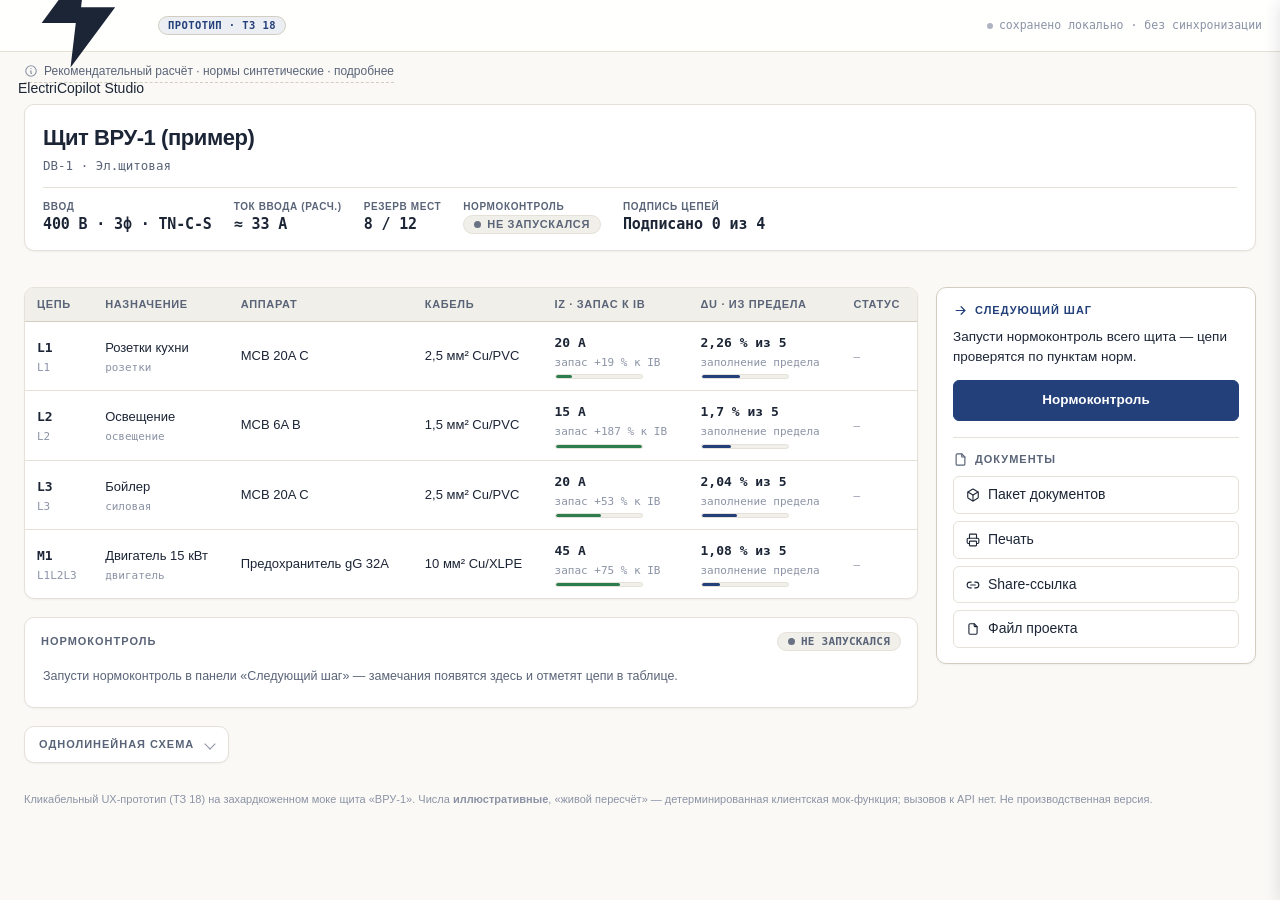
<file: web/prototype.html>
<!DOCTYPE html>
<html lang="ru">
<head>
<meta charset="utf-8" />
<meta name="viewport" content="width=device-width, initial-scale=1" />
<meta name="color-scheme" content="light" />
<title>ElectriCopilot Studio — прототип UX-потоков (ТЗ 18)</title>
<script src="https://cdn.plot.ly/plotly-2.35.2.min.js" charset="utf-8"></script>
<link rel="preconnect" href="https://fonts.googleapis.com" />
<link rel="preconnect" href="https://fonts.gstatic.com" crossorigin />
<link rel="stylesheet" href="https://fonts.googleapis.com/css2?family=Fira+Code:wght@400;500;600;700&family=Fira+Sans:wght@300;400;500;600;700&display=swap" />
<link rel="stylesheet" href="./styles.css" />
<link rel="stylesheet" href="./prototype.css" />
</head>
<body>
<header class="p-topbar">
  <div class="brand" title="Прототип UX-потоков">
    <svg class="bolt" viewBox="0 0 24 24" fill="currentColor" aria-hidden="true"><path d="M13 2 4.5 13.5H11l-1 8.5 8.5-11.5H12l1-8.5Z"/></svg>
    ElectriCopilot <span>Studio</span>
  </div>
  <span class="p-proto-tag" title="docs/18">ПРОТОТИП · ТЗ 18</span>
  <div class="p-save" id="pSave">сохранено локально · без синхронизации</div>
</header>

<details class="p-disc">
  <summary><svg class="icon" viewBox="0 0 24 24" aria-hidden="true"><circle cx="12" cy="12" r="9"/><path d="M12 8h.01M11 12h1v4h1"/></svg>Рекомендательный расчёт · нормы синтетические · подробнее</summary>
  <div class="p-disc-body">Значения норм-таблиц <b>синтетические</b> (не IEC); ссылки на пункты IEC — реальные.
    Результат носит рекомендательный характер и требует независимой проверки и <b>подписи инженера</b> по каждой цепи и по щиту.</div>
</details>

<main>
  <!-- ============ SCREEN: BOARD ============ -->
  <section id="pScreenBoard" class="p-screen">
    <div class="p-boardgrid">
      <div class="p-boardcard" id="pBoardCard"><!-- filled by JS --></div>

      <div class="p-boardmain">
        <div class="p-tablewrap">
          <table class="p-table">
            <thead><tr>
              <th>Цепь</th><th>Назначение</th><th>Аппарат</th><th>Кабель</th>
              <th>IZ · запас к IB</th><th>ΔU · из предела</th><th>Статус</th>
            </tr></thead>
            <tbody id="pTableBody"></tbody>
          </table>
        </div>

        <section class="p-norm" id="pNorm">
          <div class="p-norm-h">Нормоконтроль <span id="pNormSummary" class="badge small">не запускался</span></div>
          <div id="pNormBody"><div class="p-empty">Запусти нормоконтроль в панели «Следующий шаг» — замечания появятся здесь и отметят цепи в таблице.</div></div>
        </section>

        <details class="p-sld">
          <summary>Однолинейная схема</summary>
          <div class="p-sldbody" id="pSld"></div>
        </details>
      </div>

      <aside class="p-boardaside">
        <div class="p-next" id="pNext"><!-- filled by JS --></div>
      </aside>
    </div>
  </section>

  <!-- ============ SCREEN: CIRCUIT ============ -->
  <section id="pScreenCircuit" class="hidden">
    <div class="p-cbar">
      <button class="ghost" id="pBackBoard">← К щиту</button>
      <div class="p-cnav"><button class="mini" id="pPrev">‹ пред</button><span id="pEdRef"></span><button class="mini" id="pNext2">след ›</button></div>
      <div class="p-cright">
        <span id="pSignoff" class="badge small">—</span>
        <button class="ghost" id="pSaveCircuit">Сохранить в щит</button>
        <span class="p-sep"></span>
        <button class="p-signbtn" id="pSignBtn">
          <svg class="icon icon-sm" viewBox="0 0 24 24" aria-hidden="true"><path d="M12 20h9"/><path d="M16.5 3.5a2.1 2.1 0 0 1 3 3L7 19l-4 1 1-4Z"/></svg>
          Подписать цепь
        </button>
      </div>
    </div>

    <div class="p-cgrid">
      <aside class="col left">
        <section class="panel">
          <div class="panel-h">Параметры цепи</div>
          <div class="form" id="pForm"><!-- fieldsets filled by JS --></div>
        </section>
      </aside>

      <section class="p-ccenter">
        <div class="p-verdict" id="pVerdict">
          <button class="ghost p-askbtn" id="pAskCopilot">
            <svg class="icon icon-sm" viewBox="0 0 24 24" aria-hidden="true"><path d="M21 15a2 2 0 0 1-2 2H7l-4 4V5a2 2 0 0 1 2-2h14a2 2 0 0 1 2 2Z"/></svg>
            Спросить копилота
          </button>
          <div id="pVerdictBody"></div>
        </div>

        <div>
          <div class="tabs" id="pTabs">
            <button data-tab="tcc" class="active">Время-токовые хар-ки</button>
            <button data-tab="sweep">Подбор сечения</button>
            <button data-tab="vd">Профиль ΔU</button>
            <button data-tab="derating">Поправочные коэффициенты</button>
            <button data-tab="sld">Однолинейка</button>
          </div>
          <div class="p-artifact">
            <div id="pPlot_tcc" class="p-plot"></div>
            <div id="pPlot_sweep" class="p-plot" style="display:none"></div>
            <div id="pPlot_vd" class="p-plot" style="display:none"></div>
            <div id="pPlot_derating" class="p-plot" style="display:none"></div>
            <div id="pPlot_sld" class="p-plot" style="display:none"></div>
          </div>
        </div>

        <section class="panel p-reason">
          <div class="panel-h">Обоснование расчёта · по пунктам норм</div>
          <div id="pReason"></div>
        </section>
      </section>
    </div>
  </section>
</main>

<!-- copilot drawer -->
<aside class="p-drawer" id="pDrawer" aria-hidden="true">
  <div class="p-drawer-h">
    <svg class="icon" viewBox="0 0 24 24" aria-hidden="true"><path d="M21 15a2 2 0 0 1-2 2H7l-4 4V5a2 2 0 0 1 2-2h14a2 2 0 0 1 2 2Z"/></svg>
    Копилот
    <button class="mini" id="pDrawerClose">Закрыть</button>
  </div>
  <div class="p-drawer-body" id="pDrawerBody"></div>
  <div class="p-drawer-bar">
    <input id="pDrawerInput" placeholder="Опиши цепь словами…" />
    <button class="primary" id="pDrawerSend" aria-label="Отправить">
      <svg class="icon" viewBox="0 0 24 24" aria-hidden="true"><path d="M4 12 20 4l-4 16-4.5-6L4 12Z"/><path d="m11.5 14 4.5-6"/></svg>
    </button>
  </div>
</aside>

<!-- sign modal -->
<div class="p-modal-back" id="pModalBack">
  <div class="p-modal" role="dialog" aria-modal="true" aria-labelledby="pModalTitle">
    <div class="p-modal-h" id="pModalTitle">Подпись цепи</div>
    <div class="p-modal-b">
      <div class="p-modal-summary" id="pModalSummary"></div>
      <div class="p-modal-warn">Значения норм-таблиц синтетические (иллюстративные). Подпись подтверждает, что вы независимо проверили расчёт по действующему стандарту и каталогам производителей.</div>
      <label class="p-modal-ack"><input type="checkbox" id="pAck" /> Я, инженер, проверил расчёт и принимаю ответственность за эту цепь.</label>
    </div>
    <div class="p-modal-f">
      <button class="ghost" id="pModalCancel">Отмена</button>
      <button class="primary" id="pModalConfirm" disabled>Подписать</button>
    </div>
  </div>
</div>

<div class="p-toasts" id="pToasts"></div>

<footer class="p-foot">
  Кликабельный UX-прототип (ТЗ 18) на захардкоженном моке щита «ВРУ-1». Числа <b>иллюстративные</b>,
  «живой пересчёт» — детерминированная клиентская мок-функция; вызовов к API нет. Не производственная версия.
</footer>

<script src="./prototype.js"></script>
</body>
</html>
</file>
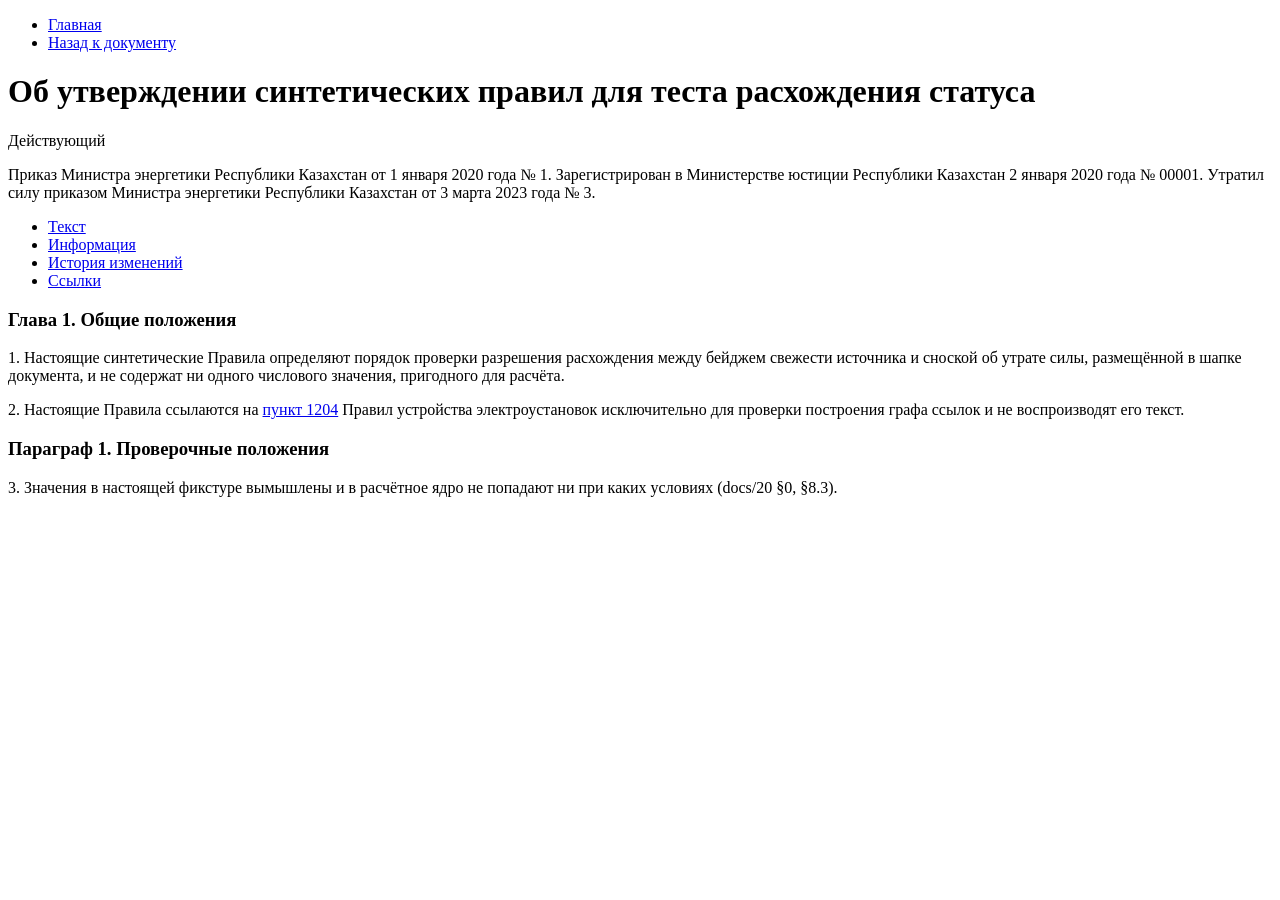
<file: tests/fixtures/norms/SYNTHETIC_STATUS_CONFLICT.html>
<!DOCTYPE html>
<!--
  Рукотворная фикстура, НЕ страница adilet (docs/20 §12.3, последний абзац).

  Ни один реальный документ корпуса не сочетает бейдж свежести «Действующий» со сноской об
  утрате силы в шапке, поэтому единственный способ протестировать разрешение расхождения
  двух сигналов — собрать такую страницу вручную. Разметка шапки скопирована по структуре с
  живой страницы (`<h1>` → `<span class="status">` → регистрационный `<p>` → `#tabs_container`),
  тело сокращено до двух пунктов с z-якорями.

  Ожидание: status='unknown' + непустой status_conflict; ingest (PR 2) на этом падает,
  а не выбирает один из сигналов молча.
-->
<html lang="ru">
<head><meta charset="utf-8"><title>Синтетическая фикстура расхождения статуса</title></head>
<body>
<div class="container_gamma tabs clearfix in_one_fullscreen in_mobile_hidden">
	<ul>
		<li><a href="/rus">Главная</a></li>
		<li><a href="javascript:fullscreen(false)">Назад к документу</a></li>
	</ul>
</div>
<div class="container_alpha">
	<h1>Об утверждении синтетических правил для теста расхождения статуса</h1>

	<span class="status status_dei">Действующий</span>

	<p>Приказ Министра энергетики Республики Казахстан от 1 января 2020 года № 1. Зарегистрирован в Министерстве юстиции Республики Казахстан 2 января 2020 года № 00001. Утратил силу приказом Министра энергетики Республики Казахстан от 3 марта 2023 года № 3.</p>
</div>
<div id="tabs_container">
	<div class="container_gamma tabs clearfix">
		<ul class="clearfix">
			<li class="selected"><a href="/rus/docs/V2000000001"> Текст </a></li>
			<li><a href="/rus/docs/V2000000001/info"> Информация </a></li>
			<li><a href="/rus/docs/V2000000001/history"> История изменений </a></li>
			<li><a href="/rus/docs/V2000000001/links"> Ссылки </a></li>
		</ul>
	</div>
</div>
<div class="container_gamma text">
	<div class="gs_12">
		<article>
			<h3 id="z10"> Глава 1. Общие положения</h3>
			<p id="z11">1. Настоящие синтетические Правила определяют порядок проверки разрешения расхождения между бейджем свежести источника и сноской об утрате силы, размещённой в шапке документа, и не содержат ни одного числового значения, пригодного для расчёта.</p>
			<p id="z12">2. Настоящие Правила ссылаются на <a href="/rus/docs/V1500010851#z1204">пункт 1204</a> Правил устройства электроустановок исключительно для проверки построения графа ссылок и не воспроизводят его текст.</p>
			<h3 id="z13"> Параграф 1. Проверочные положения</h3>
			<p id="z14">3. Значения в настоящей фикстуре вымышлены и в расчётное ядро не попадают ни при каких условиях (docs/20 §0, §8.3).</p>
		</article>
	</div>
</div>
</body>
</html>
</file>
<file: web/styles.css>
/* ============================================================================
   ElectriCopilot Studio — «Navy & Burgundy» design system v2 (docs/design-v2-spec.md)
   Dark navy left sidebar (navigation/status) + light warm-paper workspace (data).
   IBM Plex Serif (screen titles + board names only) + IBM Plex Sans (UI) +
   IBM Plex Mono (numbers/data/codes). Light theme only.
   NOTE: CSS variable names + all classes/ids are a frozen contract with app.js —
   values changed / tokens added, never renamed. The v1 (proto-C) token names
   below are kept as aliases into the v2 palette for exactly that reason.
   ============================================================================ */

:root{
  /* ---- v2 canonical palette (design-v2-spec §1) ---- */
  --paper:#FAF9F6;          /* workspace background (warm paper) */
  --card:#FFFFFF;           /* panels/cards */
  --wash:#F1EFE9;           /* inserts, hover, table header */
  --line:#E5E1D8;           /* borders */
  --line-2:#D3CDBF;         /* strong borders / dividers */

  --ink:#1C2536;            /* primary text (dark navy-ink) */
  --dim:#5A6478;            /* secondary text */
  --faint:#8B93A5;          /* tertiary text / hints */

  --navy:#24407A;           /* interactive: buttons, links, active states, focus */
  --navy-press:#1B3161;
  --navy-soft:rgba(36,64,122,.09);

  --burgundy:#7E2440;       /* brand accent: primary CTA, active sidebar item, key figures */
  --burgundy-press:#66192F;
  --burgundy-soft:rgba(126,36,64,.08);

  /* review fix: --warn was #A9701E — 4.18:1 on white, 3.6-3.7:1 on --wash/--warn-soft, all below
     the spec's own ≥4.5:1 bar for the exact "warn on white" pair it calls out for manual checking
     (design-v2-spec §1). Darkened to #8A5A16 (5.14-5.91:1 across card/wash/warn-soft/burgundy-soft)
     — same amber hue, still clearly distinct from --ok/--bad. --warn-soft/every hardcoded
     rgba(169,112,30,…) below is the same color at various alphas — updated together so pill
     borders/fills stay one consistent amber. */
  --ok:#2E7D4F; --warn:#8A5A16; --bad:#C8321F;
  --ok-soft:rgba(46,125,79,.10); --warn-soft:rgba(138,90,22,.10); --bad-soft:rgba(200,50,31,.10);

  /* ---- v1 (proto-C) aliases — old names kept live, remapped onto the v2 palette ---- */
  --bg:var(--paper); --bg-2:#F1EFE9;
  --panel:var(--card); --panel2:var(--wash); --elev:#ECE7DC;
  --txt:var(--ink);
  --acc:var(--navy); --acc-2:#4F6CA8; --acc-press:var(--navy-press); --acc-soft:var(--navy-soft); --acc-ink:#FFFFFF;
  --amber:var(--warn); --amber-soft:var(--warn-soft);

  /* ---- type ---- */
  --serif:'IBM Plex Serif',Georgia,serif;    /* screen h1/h2 + board names only — never buttons/tables/panel-h */
  --sans:'IBM Plex Sans',-apple-system,BlinkMacSystemFont,'Segoe UI',Roboto,sans-serif;
  --mono:'IBM Plex Mono',ui-monospace,'SF Mono',Menlo,Consolas,monospace;

  /* ---- scale (design-v2-spec §1: 6px controls, 10px cards/panels) ---- */
  --r-sm:6px; --r:6px; --r-lg:10px; --r-xl:10px;
  --shadow:0 1px 2px rgba(28,37,54,.05);              /* quiet — the only shadow on cards */
  --shadow-lg:0 4px 16px rgba(28,37,54,.14);           /* noticeable — dropdown/popover/toast only */
  --ring:0 0 0 2px #fff,0 0 0 4px var(--navy);         /* two-layer: white separator + solid navy */
  --dur:.14s; --ease:cubic-bezier(.2,.6,.25,1);

  /* ---- z-index scale ---- */
  --z-base:0; --z-sticky:20; --z-header:40; --z-toast:100; --z-modal:1000;

  /* ---- sidebar (deep navy, design-v2-spec §2.1) ---- */
  --sb-bg:#182338;
  --sb-text:#C4CBDA;
  --sb-text-dim:#8890A6;
  --sb-border:rgba(255,255,255,.08);
  --sb-active-bg:rgba(255,255,255,.06);
  --sb-hover-bg:rgba(255,255,255,.04);

  /* ---- table header ---- */
  --thead-bg:var(--wash);
}

*{box-sizing:border-box}
html{scroll-behavior:smooth}
body{
  margin:0; color:var(--txt);
  font:400 14px/1.55 var(--sans);
  background:var(--bg);
  -webkit-font-smoothing:antialiased; text-rendering:optimizeLegibility;
  font-variant-numeric:tabular-nums;
}
::selection{background:rgba(36,64,122,.16)}
::-webkit-scrollbar{width:11px;height:11px}
::-webkit-scrollbar-thumb{background:#D6D0C2;border:3px solid transparent;border-radius:20px;background-clip:padding-box}
::-webkit-scrollbar-thumb:hover{background:#C2BAA6;background-clip:padding-box}
* { scrollbar-width:thin; scrollbar-color:#D6D0C2 transparent }

button{cursor:pointer;font:inherit;color:inherit}
button:has(.icon){display:inline-flex;align-items:center;justify-content:center;gap:6px}
/* review fix: no [disabled] treatment existed anywhere — disabled buttons (import confirm, editor
   ‹пред/след› at the first/last circuit) looked identical to enabled ones and stayed hoverable. */
button:disabled{opacity:.42;cursor:not-allowed;pointer-events:none}
:where(input,select,textarea){
  font:inherit; background:var(--panel2); color:var(--txt);
  border:1px solid var(--line); border-radius:var(--r-sm);
  padding:7px 9px; width:100%; transition:border-color var(--dur) var(--ease), box-shadow var(--dur) var(--ease), background var(--dur) var(--ease);
}
:where(input,select,textarea):hover{border-color:var(--line-2)}
:where(input,select,textarea):focus-visible,:where(input,select,textarea):focus{outline:none;border-color:var(--acc);box-shadow:var(--ring)}
:where(input,textarea)::placeholder{color:var(--faint)}
/* checkbox/radio must not inherit width:100% from the rule above — it stretched the box away from its label */
:where(input[type=checkbox],input[type=radio]){width:auto}
label.checkbox{display:inline-flex;align-items:center;gap:7px;cursor:pointer}
/* higher specificity than `.dash-actions input{width:190px}` (this checkbox lives inside .dash-actions
   on the Нормы screen) — the :where() default above is 0-specificity and loses to that rule */
label.checkbox input[type=checkbox]{width:auto}
select{appearance:none;-webkit-appearance:none;
  background-image:linear-gradient(45deg,transparent 50%,var(--dim) 50%),linear-gradient(135deg,var(--dim) 50%,transparent 50%);
  background-position:calc(100% - 15px) 52%, calc(100% - 10px) 52%;
  background-size:5px 5px,5px 5px;background-repeat:no-repeat;padding-right:26px}
a{color:var(--acc);text-decoration:none}
:focus-visible{outline:none}
/* focus ring via outline (independent of box-shadow — button .primary/.ghost/.mini set their own box-shadow, which would otherwise clobber a box-shadow ring at equal specificity) */
button:focus-visible,[tabindex]:focus-visible,a:focus-visible,summary:focus-visible{outline:2px solid var(--acc);outline-offset:2px;border-radius:var(--r-sm)}
svg{display:block}
.icon{width:16px;height:16px;flex:none;stroke:currentColor;fill:none;stroke-width:1.9;stroke-linecap:round;stroke-linejoin:round}
.icon-sm{width:14px;height:14px}

/* ===================== app shell: sidebar + workspace ===================== */
.shell{display:flex;min-height:100vh}
/* design-v2-spec §2.1: sidebar 240px */
.sidebar{flex:0 0 240px;width:240px;background:var(--sb-bg);color:var(--sb-text);
  display:flex;flex-direction:column;position:sticky;top:0;height:100vh;overflow-y:auto}
/* design-v2-spec §2.1: brand sans 15px/600 */
.brand-mark{display:flex;align-items:center;gap:9px;padding:18px 16px 14px;font:600 15px var(--sans);letter-spacing:-.01em;color:#fff}
.brand-mark .bolt{width:20px;height:20px;color:#fff;flex:none}
.side-nav{display:flex;flex-direction:column;gap:1px;padding:8px 10px;margin-top:4px}
.side-nav-item{display:flex;align-items:center;gap:10px;background:transparent;color:var(--sb-text);
  border:none;border-left:3px solid transparent;border-radius:var(--r-sm);padding:9px 10px 9px 8px;
  font:500 13px var(--sans);text-align:left;transition:background var(--dur) var(--ease),color var(--dur)}
.side-nav-item .side-ico{width:17px;height:17px;flex:none;stroke:currentColor;fill:none;stroke-width:1.7;stroke-linecap:round;stroke-linejoin:round;opacity:.85}
.side-nav-item:hover{background:var(--sb-hover-bg);color:#fff}
.side-nav-item.active{background:var(--sb-active-bg);color:#fff;border-left-color:var(--burgundy)}
.side-nav-item.active .side-ico{opacity:1}
/* one quiet status line (design-v2-spec §2.1): #modeTag + #saveState side by side, no traffic-light
   dots, 12px. gap (not embedded spaces) separates the two — content:"·" glued straight onto the
   preceding word otherwise ("активен· сохранено") since flex items don't collapse-space themselves. */
.side-status{margin-top:auto;padding:12px 16px 16px;border-top:1px solid var(--sb-border);
  display:flex;align-items:baseline;flex-wrap:wrap;gap:5px;overflow:hidden}
.side-status .mode{font:500 12px/1.3 var(--mono);color:var(--sb-text-dim);white-space:normal}
.side-status .save{font:500 12px/1.3 var(--mono);color:var(--sb-text-dim);
  display:inline;padding:0;border:none;margin-left:0}
.side-status .save::before{content:"·";margin-right:5px}
.side-status .save:empty{display:none}
.side-status .save.saving{color:#C9A667}
.side-status .save.saved{color:var(--sb-text-dim)}
.side-status .save.unsaved{color:#D98080}

.workspace{flex:1;min-width:0;display:flex;flex-direction:column;height:100vh}

/* ===================== workspace top bar =====================
   design-v2-spec §2.3: a thin strip that blends with the page background.
   #statusBadge is permanently hidden (see index.html) — the per-object status
   pill (board/circuit/card) is the only status shown now — so this bar carries
   nothing but the single "← back" crumb on the left. */
.topbar{display:flex;align-items:center;gap:14px;padding:0 20px;height:38px;flex:0 0 auto;
  background:var(--paper)}
.badge{margin-left:auto;padding:3px 11px;border-radius:20px;font:600 11.5px/1 var(--mono);letter-spacing:.02em;
  background:var(--panel2);border:1px solid var(--line);color:var(--dim);white-space:nowrap;
  display:inline-flex;align-items:center;gap:6px}
/* [hidden] обязан побеждать: .badge{display:inline-flex} перебивает атрибут (design-v2-spec §2.3 —
   #statusBadge is permanently hidden) — same fix already applied to .toast[hidden]/#screen-editor[hidden] */
#statusBadge[hidden]{display:none}
.badge::before{content:"";width:7px;height:7px;border-radius:50%;background:currentColor;opacity:.9}
.badge.pass{color:var(--ok);border-color:rgba(46,125,79,.4);background:var(--ok-soft)}
.badge.fail{color:var(--bad);border-color:rgba(200,50,31,.4);background:var(--bad-soft)}
.badge.review{color:var(--warn);border-color:rgba(138,90,22,.4);background:var(--warn-soft)}
.badge.small{font-size:11px;padding:3px 10px}

/* ===================== advisory ribbon (design-v2-spec §2.8: 26px, wash bg, amber text) ===================== */
.advisory{background:var(--wash);flex:0 0 auto;
  border-bottom:1px solid var(--line);color:#6B4A12;
  font-size:11.5px;line-height:26px;padding:0 20px;text-align:center;letter-spacing:.005em}
.advisory[hidden]{display:none}
.advisory b{color:var(--amber);font-weight:600}

/* ===================== breadcrumbs (single "← back" element, design-v2-spec §2.2) ===================== */
.crumbs{display:flex;gap:7px;align-items:center;color:var(--dim);font-size:12.5px;font-weight:500;min-height:16px}
.crumbs a{color:var(--navy);cursor:pointer}
.crumbs a:hover{text-decoration:underline}
.mode{font:500 11.5px/1 var(--mono);color:var(--faint);white-space:nowrap}

/* ===================== screens / layout ===================== */
main{flex:1;min-height:0;overflow-y:auto}
.screen{padding:20px 24px;max-width:1560px;margin:0 auto}

/* buttons -------------------------------------------------------------- */
button.primary{background:var(--acc);color:var(--acc-ink);
  border:1px solid var(--acc);border-radius:var(--r-sm);padding:8px 14px;font-weight:600;letter-spacing:.005em;
  box-shadow:none;transition:background var(--dur) var(--ease),filter var(--dur)}
button.primary:hover{background:var(--acc-press);border-color:var(--acc-press)}
button.primary:active{filter:brightness(.95)}
/* design-v2-spec §1/§4: burgundy is reserved for the ONE main CTA of a screen (dashboard's
   "+ Новый щит", board's "Нормоконтроль", editor's "Сохранить в щит") — every other .primary
   button stays navy/interactive. Add .cta to promote a button. */
button.primary.cta{background:var(--burgundy);border-color:var(--burgundy)}
button.primary.cta:hover{background:var(--burgundy-press);border-color:var(--burgundy-press)}
button.ghost{background:var(--panel);color:var(--txt);border:1px solid var(--line);border-radius:var(--r-sm);
  padding:7px 12px;font-weight:500;transition:border-color var(--dur) var(--ease),background var(--dur) var(--ease)}
button.ghost:hover{border-color:var(--line-2);background:var(--elev)}
button.ghost:active{background:var(--panel2)}
button.mini{background:var(--panel);color:var(--acc);border:1px solid var(--line);border-radius:var(--r-sm);
  padding:3px 9px;font:500 12px var(--mono);transition:border-color var(--dur),background var(--dur)}
button.mini:hover{border-color:var(--acc);background:var(--elev)}
.filebtn{display:inline-flex;align-items:center;gap:6px;cursor:pointer}
.filebtn.primary{background:var(--acc);color:var(--acc-ink);
  border:1px solid var(--acc);border-radius:var(--r-sm);padding:8px 14px;font-weight:600;letter-spacing:.005em}
/* file-input labels styled as ghost buttons (docs/17 §6) — button.ghost rules don't reach label.filebtn */
.filebtn.ghost{background:var(--panel);color:var(--txt);border:1px solid var(--line);border-radius:var(--r-sm);
  padding:7px 12px;font-weight:500;transition:border-color var(--dur) var(--ease),background var(--dur) var(--ease)}
.filebtn.ghost:hover{border-color:var(--line-2);background:var(--elev)}

/* panels --------------------------------------------------------------- */
.panel{background:var(--panel);border:1px solid var(--line);border-radius:var(--r-lg);padding:13px 15px;box-shadow:var(--shadow)}
/* design-v2-spec §1: panel headers are sans, 12.5px/600, no caps — serif/caps are for screen h1/h2 only */
.panel-h{font:600 12.5px/1.3 var(--sans);color:var(--dim);text-transform:none;letter-spacing:0;
  display:flex;align-items:center;justify-content:space-between;gap:8px;margin-bottom:11px}

/* ===================== dropdown / kebab menus (design C) ===================== */
.menu-wrap,.kebab-wrap{position:relative;display:inline-flex}
.dropdown-menu,.kebab-menu{position:absolute;top:calc(100% + 4px);right:0;min-width:200px;z-index:var(--z-modal);
  background:var(--panel);border:1px solid var(--line-2);border-radius:var(--r-sm);box-shadow:var(--shadow-lg);
  padding:4px;display:flex;flex-direction:column;gap:1px}
.dropdown-menu[hidden],.kebab-menu[hidden]{display:none}
/* menu rows: plain buttons AND file-input labels (design-v2-spec §2.5 dashboard "Ещё" holds
   scheduleImportFile/importFile as label.filebtn) render identically — .filebtn.ghost's own border/
   bg/padding would otherwise win and the two file rows would look like separate boxed buttons. */
.dropdown-menu button,.kebab-menu button,.dropdown-menu label.filebtn,.kebab-menu label.filebtn{
  width:100%;text-align:left;background:transparent;border:none;
  border-radius:var(--r-sm);padding:8px 10px;font:500 13px var(--sans);color:var(--txt);
  display:flex;align-items:center;gap:8px;transition:background var(--dur)}
/* [hidden] обязан побеждать: the row rule above sets display:flex at higher specificity than a bare
   [hidden] — #btnBackDash lives inside #boardMoreMenu and must stay gone (design-v2-spec §2.2) */
#btnBackDash[hidden]{display:none}
.dropdown-menu button:hover,.kebab-menu button:hover,
.dropdown-menu label.filebtn:hover,.kebab-menu label.filebtn:hover{background:var(--panel2)}
.kebab{background:transparent;border:1px solid transparent;border-radius:var(--r-sm);color:var(--dim);
  width:26px;height:26px;font-size:16px;line-height:1;display:inline-flex;align-items:center;justify-content:center;
  transition:border-color var(--dur),background var(--dur),color var(--dur)}
.kebab:hover{background:var(--panel2);border-color:var(--line);color:var(--txt)}

/* ===================== DASHBOARD ===================== */
.dash-head{display:flex;align-items:center;gap:14px;margin-bottom:18px;flex-wrap:wrap}
/* design-v2-spec §1: screen h1/h2 are serif 26-28px/600 — the one place serif appears besides board names */
.dash-head h2{margin:0;font:600 27px/1.2 var(--serif);letter-spacing:-.01em;color:var(--ink)}
.dash-actions{margin-left:auto;display:flex;gap:9px;align-items:center;flex-wrap:wrap}
.dash-actions input{width:190px}
.cards{display:grid;grid-template-columns:repeat(auto-fill,minmax(300px,1fr));gap:14px}
.card{background:var(--panel);border:1px solid var(--line);border-radius:var(--r-lg);
  padding:15px 16px;cursor:pointer;box-shadow:var(--shadow);position:relative;
  transition:border-color var(--dur) var(--ease),box-shadow var(--dur) var(--ease)}
/* whole-card click without a dedicated "Открыть" button: children stop receiving pointer events
   (the click always resolves to the div.card that carries data-open) except the kebab menu, which
   must remain independently clickable — see #projectGrid delegation in app.js. */
.card *{pointer-events:none}
.card .kebab-wrap,.card .kebab-wrap *{pointer-events:auto}
/* no overflow:hidden on .card — it would clip the kebab dropdown; the accent bar rounds its own
   left corners to match instead */
.card::before{content:"";position:absolute;inset:0 auto 0 0;width:3px;border-radius:var(--r-lg) 0 0 var(--r-lg);background:var(--navy);opacity:0;transition:opacity var(--dur)}
/* one quiet shadow everywhere on cards (design-v2-spec §1) — hover signals via border + accent bar, not a bigger shadow */
.card:hover{border-color:var(--line-2)}
.card:hover::before{opacity:.9}
.card-top{display:flex;align-items:flex-start;justify-content:space-between;gap:8px}
/* design-v2-spec §2.5: card title is serif 17px */
.card h3{margin:0 0 3px;font:600 17px var(--serif);display:flex;flex-wrap:wrap;gap:8px;align-items:baseline}
.card .cref{font:500 11.5px var(--mono);color:var(--dim);background:var(--panel2);padding:2px 7px;border-radius:var(--r-sm);border:1px solid var(--line)}
/* design-v2-spec §2.5: one worded status line per card (dot = worst status) replaces the old 4-chip row;
   .chip/.chips stay defined below — still used by the schedule-import diff rows. */
.card-status{display:flex;align-items:center;gap:7px;font-size:12.5px;color:var(--dim);margin:11px 0 2px}
.card-status .dot{width:7px;height:7px;border-radius:50%;background:var(--faint);flex:none}
.card-status.PASS .dot{background:var(--ok)}
.card-status.NEEDS_REVIEW .dot{background:var(--warn)}
.card-status.FAIL .dot{background:var(--bad)}
.chip{font:600 11px var(--mono);padding:3px 9px;border-radius:20px;border:1px solid var(--line);color:var(--dim);
  display:inline-flex;align-items:center;gap:5px}
.chip::before{content:"";width:6px;height:6px;border-radius:50%;background:currentColor}
.chip.n{color:var(--faint)}.chip.n::before{display:none}
.chip.pass{color:var(--ok);border-color:rgba(46,125,79,.35);background:var(--ok-soft)}
.chip.fail{color:var(--bad);border-color:rgba(200,50,31,.35);background:var(--bad-soft)}
.chip.review{color:var(--warn);border-color:rgba(138,90,22,.35);background:var(--warn-soft)}
.card .cmeta{font-size:12px;color:var(--faint);display:flex;justify-content:space-between;margin-top:11px}
.empty{grid-column:1/-1;text-align:center;color:var(--dim);padding:64px 20px;
  border:1px dashed var(--line-2);border-radius:var(--r-lg);background:var(--panel2);line-height:1.9}
.empty b{color:var(--txt)}

/* schedule import review --------------------------------------------- */
.import-review{margin-bottom:18px;border-color:var(--line-2)}
.import-review h3{margin:16px 0 8px;font-size:13px;font-weight:600;color:var(--txt)}
.import-grid{display:grid;grid-template-columns:minmax(340px,.9fr) minmax(420px,1.1fr);gap:24px}
.import-issues{display:flex;gap:6px;flex-wrap:wrap;margin:8px 0}
.import-issue{font:500 11px/1.4 var(--mono);padding:5px 8px;border-radius:var(--r-sm);
  color:var(--warn);background:var(--warn-soft);border:1px solid rgba(138,90,22,.25)}
.import-table{width:100%;border-collapse:collapse;font-size:12px}
.import-table th,.import-table td{padding:7px 8px;text-align:left;border-bottom:1px solid var(--line)}
.import-table th{color:var(--dim);font-size:10px;text-transform:uppercase;letter-spacing:.05em}
.import-table select{min-width:155px}
.import-preview{overflow:auto;max-height:280px;border:1px solid var(--line);border-radius:var(--r-sm)}
.import-preview table{border-collapse:collapse;min-width:100%;font-size:11px}
.import-preview th,.import-preview td{padding:6px 8px;white-space:nowrap;border-bottom:1px solid var(--line);border-right:1px solid var(--line)}
.import-preview th{position:sticky;top:0;background:var(--panel2);color:var(--dim);border-bottom:1px solid var(--line-2)}
.import-diff{display:grid;gap:6px}
.import-diff-row{display:grid;grid-template-columns:90px 1fr auto;gap:10px;align-items:center;
  padding:8px 10px;border:1px solid var(--line);border-radius:var(--r-sm);font-size:12px}
.import-diff-row.violation{border-left:3px solid var(--bad);background:var(--bad-soft)}
.import-diff-row.not_checked{border-left:3px solid var(--warn);background:var(--warn-soft)}
.import-diff-row.match{border-left:3px solid var(--ok);background:var(--ok-soft)}
.import-confirm{display:flex;align-items:flex-start;gap:8px;margin:14px 0;padding:12px 14px;
  color:#6B4A12;background:var(--warn-soft);border:1px solid rgba(138,90,22,.4);border-radius:var(--r-sm);font-size:12px}
.import-confirm input{width:auto;margin-top:2px}.import-actions{display:flex;gap:9px;justify-content:flex-end}
@media(max-width:900px){.import-grid{grid-template-columns:1fr}}

/* ===================== BOARD / SCHEDULE ===================== */
.board-head{display:flex;gap:18px;align-items:flex-start;margin-bottom:16px;flex-wrap:wrap}
/* anchors the meta popover (design-v2-spec §2.4) below the metadata line */
.board-id{position:relative;flex:1;min-width:280px}
.board-title-row{display:flex;align-items:center;gap:10px}
/* design-v2-spec §1: board names are serif, like screen titles */
.board-name{flex:1;min-width:0;font:600 20px var(--serif);letter-spacing:-.01em;background:transparent;border:1px solid transparent;
  border-radius:var(--r-sm);padding:3px 8px;margin-left:-8px;transition:border-color var(--dur),background var(--dur)}
.board-name:hover{border-color:var(--line);background:var(--panel2)}
.board-name:focus{border-color:var(--acc);background:var(--panel2);box-shadow:var(--ring)}
/* design-v2-spec §2.4: one quiet metadata line ("DB-1 · Эл.щитовая · 400 В · 3ф · TN-C-S · 12 мест ·
   IEC 60364 (демо)"); click opens the popover below holding the actual b_ref/b_location/b_pack inputs. */
.board-meta-line{display:inline-flex;align-items:center;gap:5px;margin-top:5px;margin-left:-7px;padding:3px 7px;
  max-width:100%;overflow:hidden;background:transparent;border:1px solid transparent;border-radius:var(--r-sm);
  font:500 12.5px var(--mono);color:var(--dim);transition:border-color var(--dur),background var(--dur),color var(--dur)}
.board-meta-line:hover{border-color:var(--line);background:var(--panel2);color:var(--txt)}
.board-meta-line span{overflow:hidden;text-overflow:ellipsis;white-space:nowrap}
.board-meta-line .icon{color:var(--faint);flex:none}
.board-meta-popover{position:absolute;top:calc(100% + 4px);left:0;z-index:var(--z-modal);
  min-width:400px;max-width:min(540px,90vw);background:var(--panel);border:1px solid var(--line-2);
  border-radius:var(--r-lg);box-shadow:var(--shadow-lg);padding:13px 15px}
/* [hidden] обязан побеждать: не задаём display в правиле выше, но фиксируем явно — та же категория
   бага, что уже чинилась для .toast/#statusBadge/#btnBackDash в этом файле */
.board-meta-popover[hidden]{display:none}
.bmp-head{display:flex;align-items:center;justify-content:space-between;gap:10px;margin-bottom:11px;
  font:600 12.5px var(--sans);color:var(--dim)}
.bmp-head button{padding:4px 10px}
.bmp-grid{display:grid;grid-template-columns:repeat(auto-fit,minmax(130px,1fr));gap:10px 12px}
.bmp-field{display:flex;flex-direction:column;gap:4px;font:600 10px var(--sans);color:var(--faint);text-transform:uppercase;letter-spacing:.05em}
.bmp-field input,.bmp-field select{font:500 12.5px var(--mono);text-transform:none;letter-spacing:0}
.bmp-row{display:flex;gap:8px;align-items:center;margin-top:12px;flex-wrap:wrap}
.supply{color:var(--dim);font:500 12px var(--mono);background:var(--panel2);padding:5px 10px;border-radius:20px;border:1px solid var(--line)}
.board-actions{margin-left:auto;display:flex;gap:9px;align-items:center;flex-shrink:0;flex-wrap:wrap}

.shared-head{display:flex;justify-content:space-between;gap:22px;align-items:flex-start;margin-bottom:16px;flex-wrap:wrap}
.shared-head h2{margin:9px 0 4px}.shared-warning{max-width:560px;margin:0;padding:10px 12px;
  color:#6B4A12;background:var(--warn-soft);border:1px solid rgba(138,90,22,.4);
  border-radius:var(--r);font-size:12px;line-height:1.55}
#screen-shared .schedule tbody tr{cursor:default}

.sched-wrap{overflow:auto;max-height:58vh;border:1px solid var(--line);border-radius:var(--r-lg);box-shadow:var(--shadow);background:var(--panel)}
/* design-v2-spec §1: table body 13.5px */
table.schedule{width:100%;border-collapse:separate;border-spacing:0;font-size:13.5px;min-width:1060px}
table.schedule th{text-align:left;padding:10px 12px;background:var(--thead-bg);color:var(--dim);
  font:600 11px/1 var(--sans);text-transform:uppercase;letter-spacing:.06em;
  position:sticky;top:0;z-index:var(--z-sticky);border-bottom:1px solid var(--line-2);white-space:nowrap}
/* text-transform:uppercase turns "cos φ" into "COSΦ" — this header keeps its own casing */
table.schedule th.no-caps{text-transform:none}
table.schedule th.num{text-align:right}
table.schedule td{padding:11px 12px;border-bottom:1px solid var(--line);vertical-align:middle}
table.schedule tbody tr{transition:background var(--dur)}
table.schedule tbody tr:hover td{background:var(--panel2)}
table.schedule tbody tr:last-child td{border-bottom:none}
table.schedule tbody tr{cursor:pointer}
table.schedule .mono{font-family:var(--mono);font-weight:500}
table.schedule td.num{font-family:var(--mono);font-weight:500;text-align:right;font-variant-numeric:tabular-nums}
table.schedule tr.spare td{color:var(--faint);font-style:italic}
.st-cell{font:600 11px var(--mono);display:inline-flex;align-items:center;gap:5px;padding:2px 9px;border-radius:var(--r-sm);border:1px solid transparent;white-space:nowrap}
.st-cell::before{content:"";width:6px;height:6px;border-radius:50%;background:currentColor}
.st-cell.PASS{color:var(--ok);background:var(--ok-soft);border-color:rgba(46,125,79,.3)}
.st-cell.FAIL{color:var(--bad);background:var(--bad-soft);border-color:rgba(200,50,31,.3)}
.st-cell.NEEDS_REVIEW{color:var(--warn);background:var(--warn-soft);border-color:rgba(138,90,22,.3)}
.rowact{display:flex;gap:5px}
.rowact button{background:var(--panel);border:1px solid var(--line);border-radius:var(--r-sm);color:var(--dim);
  padding:4px;display:inline-flex;align-items:center;justify-content:center;width:27px;height:27px;transition:border-color var(--dur),color var(--dur),background var(--dur)}
.rowact button:hover{border-color:var(--acc);color:var(--txt);background:var(--elev)}
.rowact button[data-delc]:hover{border-color:var(--bad);color:var(--bad)}
.mono{font-family:var(--mono)}

.quickadd{display:flex;gap:10px;align-items:center;margin:16px 0;flex-wrap:wrap}
.quickadd input{flex:1;min-width:260px}
.totals{display:grid;grid-template-columns:repeat(auto-fit,minmax(230px,1fr));gap:14px;margin-top:4px}
.totbox{background:var(--panel);border:1px solid var(--line);border-radius:var(--r-lg);padding:14px 16px;box-shadow:var(--shadow)}
/* review fix: was 11px/uppercase/.07em, out of step with the .panel-h pattern (design-v2-spec §1:
   panel headers 12.5px/600 sans, no caps) that every other panel title in the app already follows */
.totbox h4{margin:0 0 8px;font:600 12.5px/1.3 var(--sans);color:var(--dim);text-transform:none;letter-spacing:0;display:flex;gap:6px;align-items:center;flex-wrap:wrap}
/* design-v2-spec §1: burgundy marks key figures in totals */
.totbox .big{font:600 24px/1.1 var(--mono);color:var(--burgundy);letter-spacing:-.01em}
.totbox .big+div{color:var(--dim);font-size:12px;margin-top:3px}
.totbox .warn{color:var(--warn)}
/* review fix: the two-line L1/L2/L3 + amps label sat only 21px below the bar (.b span bottom:-21px)
   while a two-line 11px/1.25 label needs ~28px — it crept up onto the bar itself, and the box's
   own 24px bottom margin left no clearance before the next line ("перекос …") below it. Bumped
   both the label offset and the box's bottom margin so the label clears the bar and has its own
   quiet strip beneath it. */
.phbar{display:flex;gap:8px;align-items:flex-end;height:56px;margin:14px 0 40px;padding-top:4px}
.phbar .b{flex:1;background:var(--acc);border-radius:2px 2px 0 0;min-height:4px;position:relative}
.phbar .b span{position:absolute;top:100%;margin-top:6px;left:0;right:0;text-align:center;font:500 11px/1.25 var(--mono);color:var(--dim)}

/* normcheck ----------------------------------------------------------- */
.norm-panel{margin-top:16px}
.norm-summary{margin-left:auto;font:500 12px var(--mono);text-transform:none;letter-spacing:0}
.norm-findings{display:grid;gap:8px;padding:12px}
.norm-card{display:grid;grid-template-columns:auto 1fr auto;gap:10px;align-items:start;
  padding:10px 12px;border:1px solid var(--line);border-radius:var(--r);background:var(--panel);
  transition:background var(--dur),border-color var(--dur)}
.norm-card:hover{background:var(--elev)}
.norm-card.error{border-left:3px solid var(--bad)}
.norm-card.warning{border-left:3px solid var(--warn)}
.norm-card.info{border-left:3px solid var(--acc)}
.norm-card.not-checked{opacity:.82;border-left:3px solid var(--faint)}
.norm-sev{font:700 10px var(--mono);text-transform:uppercase;padding:3px 7px;border-radius:12px;border:1px solid currentColor}
.norm-card.error .norm-sev{color:var(--bad)}
.norm-card.warning .norm-sev{color:var(--warn)}
.norm-card.info .norm-sev{color:var(--acc)}
.norm-card.not-checked .norm-sev{color:var(--faint)}
.norm-main h4{margin:0 0 4px;font-size:13px}.norm-main p{margin:0;color:var(--dim);font-size:12px;line-height:1.5}
/* review fix: --faint is 3.08:1 on white — fine for decoration, not for text that carries meaning
   (факт/требуется values, citation + source-trust line, the identity footer). Raised to --dim
   (5.9-6:1 on card) here; --faint stays for genuinely decorative uses elsewhere (dots, chevrons). */
.norm-values{margin-top:5px;font:500 11px/1.45 var(--mono);color:var(--dim);overflow-wrap:anywhere}
.norm-cite{margin-top:4px;color:var(--dim);font-size:10.5px}
.norm-open{white-space:nowrap;padding:5px 9px;font-size:11px}
.norm-identity{padding:0 12px 12px;color:var(--dim);font-size:10.5px;line-height:1.55}
/* review fix: collapsed provenance-dump <details> (renderNormcheck splitProvenanceDetail) —
   styled like the .step audit-trace tokens it's meant to echo */
.norm-detail-more{margin-top:5px;border:1px solid var(--line);border-radius:var(--r-sm);background:var(--panel2);overflow:hidden}
.norm-detail-more summary{padding:5px 9px;cursor:pointer;font:600 11px var(--sans);color:var(--dim);list-style:none;user-select:none}
.norm-detail-more summary::-webkit-details-marker{display:none}
.norm-detail-more summary:hover{color:var(--txt)}
.norm-detail-more[open] summary{border-bottom:1px solid var(--line)}
.norm-detail-more .body{padding:6px 9px;font:500 11px/1.5 var(--mono);color:var(--dim);overflow-wrap:anywhere}
.norm-marker{display:inline-flex;margin-left:5px;padding:1px 5px;border-radius:10px;font:700 9px var(--mono);vertical-align:middle}
.norm-marker.error{color:var(--bad);background:var(--bad-soft)}
.norm-marker.warning{color:var(--warn);background:var(--warn-soft)}
.norm-marker.info{color:var(--acc);background:var(--acc-soft)}
.norm-marker.review{color:var(--faint);background:var(--panel2)}
table.schedule tr.norm-error td:first-child{box-shadow:inset 3px 0 var(--bad)}
table.schedule tr.norm-warning td:first-child{box-shadow:inset 3px 0 var(--warn)}
table.schedule tr.norm-info td:first-child{box-shadow:inset 3px 0 var(--acc)}
table.schedule tr.norm-review td:first-child{box-shadow:inset 3px 0 var(--faint)}

/* ===================== EDITOR ===================== */
.editor-bar{display:flex;align-items:center;gap:12px;padding:9px 18px;flex:0 0 auto;
  background:var(--panel);border-bottom:1px solid var(--line)}
.ed-nav{display:flex;align-items:center;gap:8px;color:var(--dim);font:600 13px var(--mono)}
.ed-nav #edRef{padding:2px 8px;background:var(--panel2);border:1px solid var(--line);border-radius:var(--r-sm);color:var(--txt)}
.ed-right{margin-left:auto;display:flex;gap:9px;align-items:center;flex-wrap:wrap}

#screen-editor{padding:0;height:100%;display:flex;flex-direction:column;min-height:0}  /* editor-bar + .grid carry their own padding; fills the workspace column */
#screen-editor[hidden]{display:none}  /* [hidden] обязан побеждать: display:flex выше иначе перебивает атрибут (см. .toast[hidden]) */
.grid{flex:1;min-height:0;display:grid;grid-template-columns:312px 1fr 352px;gap:14px;padding:14px 18px}
/* review fix: grid items default to min-width:auto, so the center track refused to shrink below
   the nowrap .tabs row's content width and pushed into the right column (#paneCopilot) at 1280px —
   min-width:0 lets the 1fr track actually shrink to its grid cell */
.col{display:flex;flex-direction:column;gap:14px;min-height:0;min-width:0;overflow:auto;padding-right:2px}
.center{overflow:auto;min-width:0}

/* form ---------------------------------------------------------------- */
.form{display:flex;flex-direction:column;gap:16px}
.form label{display:block;font:500 11px/1.2 var(--sans);color:var(--dim);text-transform:none}
.form label input,.form label select{margin-top:5px}
.row{display:flex;gap:9px}.row>label{flex:1;min-width:0}
.btns{margin-top:6px}
.form .row.btns button{width:100%}
/* fieldset groups (docs/17 §5): no default box — thin top rule + panel-h legend */
.fgroup{display:flex;flex-direction:column;gap:9px;border:0;border-top:1px solid var(--line);
  margin:0;padding:14px 0 0;min-width:0;min-inline-size:0}
/* review fix: was 11px/uppercase/.08em — design-v2-spec §1 bans caps on panel-level headers (see
   .panel-h) and these fieldset legends (НАГРУЗКА, КАБЕЛЬ И ПРОКЛАДКА…) are exactly that pattern */
.fgroup>legend{display:block;width:100%;float:none;padding:0;margin:0;
  font:600 12.5px/1.3 var(--sans);color:var(--dim);text-transform:none;letter-spacing:0}

/* summary bar --------------------------------------------------------- */
.summary{display:flex;flex-wrap:wrap;gap:10px 8px;background:var(--panel);
  border:1px solid var(--line);border-radius:var(--r-lg);padding:12px 14px;box-shadow:var(--shadow)}
.summary .kv{font-size:12px;display:flex;flex-direction:column;gap:3px;padding:2px 15px 2px 0;margin-right:3px;border-right:1px solid var(--line);flex:0 1 auto}
.summary .kv:last-child{border-right:none;padding-right:0;margin-right:0}
/* review fix: was 10.5px/uppercase/.05em — same no-caps rule as .panel-h/.fgroup>legend (design-v2-spec §1) */
.summary .kv span{color:var(--dim);font-size:12.5px;text-transform:none;letter-spacing:0;font-weight:600;white-space:nowrap}
.summary .kv b{color:var(--txt);font:600 14.5px var(--mono);letter-spacing:-.01em;white-space:nowrap}
/* design-v2-spec §2.6: "Определяет:" is the one governing-constraint value worth calling out
   in an otherwise quiet key-value strip — burgundy, like other key figures (design-v2-spec §1). */
.summary .kv.kv-strong span{color:var(--burgundy)}
.summary .kv.kv-strong b{color:var(--burgundy)}

/* tabs + artifact ----------------------------------------------------- */
/* review fix: flex-wrap:nowrap (the implicit default) let the 5 chart tabs overflow their own
   column and overlap the right-hand Копилот/Обоснование panel at 1280×720 — wrap instead */
.tabs{display:flex;flex-wrap:wrap;gap:3px;margin-top:2px;border-bottom:1px solid var(--line);padding:0 2px}
.tabs button{background:transparent;color:var(--dim);border:none;border-radius:var(--r-sm) var(--r-sm) 0 0;
  padding:9px 14px;font:500 13px var(--sans);position:relative;transition:color var(--dur),background var(--dur)}
.tabs button:hover{color:var(--txt);background:var(--panel2)}
.tabs button.active{color:var(--acc)}
.tabs button.active::after{content:"";position:absolute;left:8px;right:8px;bottom:-1px;height:2px;background:var(--acc);border-radius:0}
.artifact{flex:1;background:var(--panel);border:1px solid var(--line);border-top:none;border-radius:0 0 var(--r-lg) var(--r-lg);padding:8px;min-height:340px;box-shadow:var(--shadow)}
.plot{width:100%;height:100%}
.artifact .tabpane{height:100%}
.prov{font-size:11px;color:var(--warn);margin-top:9px;padding:8px 12px;background:var(--warn-soft);
  border:1px solid rgba(138,90,22,.28);border-radius:var(--r);line-height:1.55}
.disclaimer{font-size:11px;color:var(--faint);margin-top:8px;line-height:1.6}

/* copilot ------------------------------------------------------------- */
.copilot{display:flex;flex-direction:column}
/* design-v2-spec §2.6: "Копилот"/"Обоснование расчёта" tabs of one panel. Deliberately its own
   selectors (not .tabs/.tabs button/.tabs button.active) — those are queried document-wide by the
   center chart tabs' click handler (see app.js), so reusing the class would let a center-tab click
   strip this panel's "active" underline. Visually mirrors .tabs, bled to the panel edges. */
.rtabs{display:flex;gap:3px;margin:-13px -15px 12px;padding:0 13px;border-bottom:1px solid var(--line)}
.rtabs button{background:transparent;color:var(--dim);border:none;border-radius:var(--r-sm) var(--r-sm) 0 0;
  padding:9px 12px;font:500 13px var(--sans);position:relative;transition:color var(--dur),background var(--dur)}
.rtabs button:hover{color:var(--txt);background:var(--panel2)}
.rtabs button.active{color:var(--acc)}
.rtabs button.active::after{content:"";position:absolute;left:8px;right:8px;bottom:-1px;height:2px;background:var(--acc)}
.rpane[hidden]{display:none}
.chat{flex:1;overflow:auto;display:flex;flex-direction:column;gap:9px;max-height:240px;min-height:120px;padding:2px}
.msg{padding:9px 12px;border-radius:var(--r);font-size:13px;line-height:1.5;max-width:92%;position:relative}
.msg.user{align-self:flex-end;background:var(--acc);color:var(--acc-ink);font-weight:500}
.msg.bot{align-self:flex-start;background:var(--panel2);border:1px solid var(--line)}
/* review fix: Copilot failures (network/HTTP errors, unfinished requests, failed provenance
   checks) were rendered as plain .msg.bot — visually identical to a normal answer. Mirrors the
   existing .msg.rev.bad treatment so a failure reads as a failure at a glance. */
.msg.bot.error{background:var(--bad-soft);border-color:rgba(200,50,31,.35);color:var(--bad)}
.msg.rev{align-self:flex-start;background:var(--ok-soft);border:1px solid rgba(46,125,79,.35)}
.msg.rev.bad{background:var(--bad-soft);border-color:rgba(200,50,31,.4)}
.msg b{font-weight:600}
.msg small{color:var(--dim);display:block;margin-top:5px;font:500 10.5px/1.4 var(--mono);opacity:.85}
.msg.user small{color:rgba(255,255,255,.75)}
.chatbar{display:flex;gap:7px;margin:10px 0 8px}
.chatbar textarea{resize:vertical;min-height:44px}
.chatbar button{align-self:stretch;width:46px;display:flex;align-items:center;justify-content:center;padding:0}
.chatbar button .icon{width:18px;height:18px}
.board-copilot{margin-top:14px}.board-chat{max-height:220px;min-height:70px}.proposal{margin-top:12px}.proposal-board{padding:12px;border:1px solid var(--line);border-radius:var(--r-sm);display:flex;gap:10px;flex-wrap:wrap}
.board-copilot .chatbar button{width:auto;padding:0 16px}
.attachments{display:flex;gap:8px;flex-wrap:wrap;margin:8px 0 0}
.attach-chip{display:inline-flex;align-items:center;gap:6px;padding:3px 8px 3px 3px;border:1px solid var(--line);border-radius:var(--r-sm);background:var(--panel2);font:500 11.5px var(--sans);color:var(--dim)}
.attach-chip img{width:30px;height:30px;object-fit:cover;border-radius:4px}
.attach-x{border:none;background:none;color:var(--dim);cursor:pointer;font-size:14px;padding:0 2px;line-height:1}
.attach-x:hover{color:var(--bad)}
.attach-pdf{display:inline-flex;align-items:center;justify-content:center;width:30px;height:30px;border-radius:4px;background:var(--bad-soft);color:var(--bad);font:700 9px var(--sans)}
.wizard{margin:10px 0 0;padding:12px;border:1px solid var(--line);border-radius:var(--r-sm);background:var(--panel2);display:flex;flex-direction:column;gap:10px}
.wizard-grid{display:grid;grid-template-columns:repeat(auto-fill,minmax(150px,1fr));gap:8px}
.wizard-grid label{display:flex;flex-direction:column;gap:3px;font:500 11.5px var(--sans);color:var(--dim)}
.wizard-grid input{width:100%}
.wizard-checks{display:flex;gap:14px;flex-wrap:wrap}
.wizard-checks label{display:inline-flex;align-items:center;gap:6px;font:500 12px var(--sans);cursor:pointer}

/* audit trace --------------------------------------------------------- */
.trace{display:flex;flex-direction:column;gap:7px}
.step{border:1px solid var(--line);border-radius:var(--r);background:var(--panel2);overflow:hidden;transition:border-color var(--dur)}
.step:hover{border-color:var(--line-2)}
.step[open]{border-color:var(--line-2)}
.step summary{padding:9px 11px;cursor:pointer;font:600 12.5px var(--sans);list-style:none;
  display:flex;align-items:center;gap:8px}
.step summary::-webkit-details-marker{display:none}
.step summary:focus-visible{outline:2px solid var(--acc);outline-offset:-2px}
.step summary::after{content:"";margin-left:auto;width:7px;height:7px;border-right:1.6px solid var(--faint);border-bottom:1.6px solid var(--faint);
  transform:rotate(45deg);transition:transform var(--dur) var(--ease);flex:none}
.step[open] summary::after{transform:rotate(225deg)}
.step .body{padding:2px 11px 11px 30px;font-size:12px}
.step .body .f{font:500 12px var(--mono);color:var(--acc);background:var(--acc-soft);padding:6px 9px;border-radius:var(--r-sm);margin:2px 0;overflow-x:auto}
.step .body .comp{font:500 12px var(--mono);color:var(--txt);margin:5px 0}
.step .cite{color:var(--dim);font-size:11px;margin-top:5px;padding:3px 8px;background:var(--panel);border:1px solid var(--line);border-radius:var(--r-sm);display:inline-block}
.st-dot{width:9px;height:9px;border-radius:50%;display:inline-block;flex:none}
.st-pass{background:var(--ok);color:var(--ok)}
.st-fail{background:var(--bad);color:var(--bad)}
.st-warn{background:var(--warn);color:var(--warn)}
.st-info{background:var(--faint);color:var(--faint)}

/* single-line diagram ------------------------------------------------- */
.sld{display:flex;align-items:center;justify-content:center;height:100%}

/* toast --------------------------------------------------------------- */
.toast{position:fixed;bottom:22px;left:50%;transform:translateX(-50%);background:var(--panel);
  border:1px solid var(--line-2);border-radius:var(--r-lg);padding:11px 16px;box-shadow:var(--shadow-lg);
  z-index:var(--z-toast);display:flex;gap:14px;align-items:center;font-size:13px}
/* [hidden] обязан побеждать: .toast{display:flex} перебивает атрибут — иначе пустая капсула висит всегда */
.toast[hidden]{display:none}
.toast button{background:var(--acc);color:var(--acc-ink);border:1px solid var(--acc);border-radius:var(--r-sm);padding:5px 12px;font-weight:600}

/* skeleton shimmer utility ------------------------------------------- */
.skeleton{position:relative;overflow:hidden;background:var(--panel2);border-radius:var(--r-sm)}
.skeleton::after{content:"";position:absolute;inset:0;transform:translateX(-100%);
  background:linear-gradient(90deg,transparent,rgba(18,22,25,.05),transparent);animation:shimmer 1.4s infinite}
@keyframes shimmer{100%{transform:translateX(100%)}}

/* ===================== responsive ===================== */
@media(max-width:1180px){
  .grid{grid-template-columns:1fr;height:auto}
  #screen-editor{height:auto;overflow:visible}
  .col{overflow:visible}
  .center{overflow:visible}
  .artifact{height:440px}
  .chat{max-height:320px}
}
@media(max-width:900px){
  .shell{flex-direction:column}
  .sidebar{position:static;flex:0 0 auto;width:100%;height:auto;flex-direction:row;align-items:center;overflow:visible}
  .brand-mark{padding:10px 14px}
  .side-nav{flex-direction:row;margin-top:0;padding:8px}
  .side-nav-item{border-left:none;border-bottom:3px solid transparent}
  .side-nav-item.active{border-left-color:transparent;border-bottom-color:var(--burgundy)}
  .side-status{margin-top:0;margin-left:auto;border-top:none;flex-direction:row;align-items:center;gap:14px;padding:10px 14px}
  .workspace{height:auto}
  main{overflow-y:visible}
}
@media(max-width:640px){
  .screen{padding:16px 14px}
  .dash-actions{width:100%}.dash-actions input{flex:1;width:auto}
  .cards{grid-template-columns:1fr}
}

/* ===================== single-line preview (docs/13) ===================== */
.sld-panel{margin-top:18px}
.sld-preview{background:#fff;border:1px solid var(--line);border-radius:var(--r-sm);overflow-x:auto;padding:8px;min-height:120px}
.sld-preview svg{max-width:100%;height:auto;display:block}
.sld-preview .dim{color:var(--dim);font-size:13px}

/* ===================== print page (docs/13) ===================== */
.print-root{background:#fff;color:#0b1220;max-width:1100px;margin:0 auto;padding:24px 28px;border-radius:var(--r-sm)}
.print-root h1.ptitle{font-size:22px;margin:6px 0}
.print-root h1 small{color:#5b6b86;font-size:15px;font-weight:500}
.print-root h2{font-size:15px;margin:18px 0 6px;border-bottom:1px solid #d7deea;padding-bottom:3px}
.print-root .pmeta{font-size:12.5px;color:#33445f;margin:4px 0}
.print-root .pnote{font-size:11px;color:#5b6b86;margin:6px 0}
.print-root .ptable{width:100%;border-collapse:collapse;font-size:11.5px}
.print-root .ptable th,.print-root .ptable td{border:1px solid #ccd4e2;padding:3px 6px;text-align:left}
.print-root .ptable th{background:#eef2f8}
.print-root .print-sld{border:1px solid #d7deea;border-radius:4px;overflow-x:auto;padding:6px;margin-top:6px}
.print-root .print-sld svg{max-width:100%;height:auto}
.print-actions{display:flex;gap:10px;margin-bottom:14px}
@media print{
  body{background:#fff}
  .sidebar,.topbar,.advisory,#crumbs,.no-print{display:none!important}
  .shell{display:block}
  .workspace{height:auto;display:block}
  main{overflow:visible}
  .screen{padding:0}
  .print-root{max-width:none;padding:0;border-radius:0}
  .print-root .print-sld{border:none}
  @page{size:A4 landscape;margin:10mm}
}

/* ===================== a11y: reduced motion ===================== */
@media(prefers-reduced-motion:reduce){
  *,*::before,*::after{animation-duration:.001ms!important;animation-iteration-count:1!important;transition-duration:.001ms!important;scroll-behavior:auto!important}
}

/* ============ norm library (docs/20 §10) ============ */
.nlib-topnav { margin-left: 0; }
.nlib-layout { display: grid; grid-template-columns: 232px 268px minmax(0, 1fr); gap: 18px; align-items: start; }
/* когда #normToc скрыт (поиск / пусто), .nlib-main без этого правила авто-занимает узкий трек 268px
   вместо оставшихся 2/3 экрана — toc идёт прямо перед .nlib-main в разметке */
.nlib-toc[hidden] + .nlib-main { grid-column: 2 / -1; }
.nlib-side h3 { margin: 0 0 8px; font-size: 12px; text-transform: uppercase; letter-spacing: .06em; color: var(--dim); font-weight: 600; }
.nlib-doc-list { display: flex; flex-direction: column; gap: 6px; }
.nlib-doc { text-align: left; padding: 10px 12px; border: 1px solid var(--line); border-radius: var(--r-sm); background: var(--card); cursor: pointer; }
.nlib-doc:hover { border-color: var(--line-2); }
/* design-v2-spec §2.7: active document gets a burgundy stripe, like the sidebar's active nav item */
.nlib-doc.active { border-color: var(--burgundy); box-shadow: inset 3px 0 0 var(--burgundy); }
.nlib-doc .t { font-weight: 500; line-height: 1.3; }
.nlib-doc .m { font-size: 12px; color: var(--dim); margin-top: 4px; }
.nlib-status { display: inline-block; font-size: 11px; padding: 1px 7px; border-radius: 999px; border: 1px solid; }
/* design-v2-spec §2.7: "действует" is an ok-pilyulya, matching .badge.pass/.chip.pass elsewhere */
.nlib-status.in_force { color: var(--ok); border-color: rgba(46,125,79,.4); background: var(--ok-soft); }
.nlib-status.repealed { color: var(--bad); border-color: rgba(200,50,31,.4); background: var(--bad-soft); }
.nlib-status.unknown { color: var(--warn); border-color: rgba(138,90,22,.4); background: var(--warn-soft); }
/* §8.4: у отменённого документа сноска об утрате силы видна везде, где показан его текст */
.nlib-repealed-note { margin: 10px 0; padding: 10px 12px; border-left: 3px solid var(--bad); background: var(--bad-soft); font-size: 13px; }
.nlib-hit { border: 1px solid var(--line); border-radius: var(--r-sm); padding: 10px 12px; margin-bottom: 8px; cursor: pointer; background: var(--card); }
.nlib-hit:hover { border-color: var(--line-2); }
.nlib-hit .crumb { font-size: 12px; color: var(--dim); }
/* highlighter tint tied to --warn (amber family) rather than a stray yellow literal */
.nlib-hit mark { background: rgba(138,90,22,.22); padding: 0 1px; }
.nlib-body p { margin: 0 0 10px; line-height: 1.55; }
/* §10.4: секции с таблицами — моноширинно, горизонтальный скролл внутри блока */
.nlib-body pre.nlib-table { font-family: 'IBM Plex Mono', ui-monospace, monospace; font-size: 12px;
  background: var(--wash); border: 1px solid var(--line); border-radius: var(--r-sm); padding: 10px;
  overflow-x: auto; white-space: pre; margin: 0 0 10px; }
.nlib-nav { display: flex; gap: 8px; margin-top: 12px; }
/* [hidden] обязан побеждать: display у класса иначе перекрывает атрибут (панель висела открытой) */
.nlib-panel[hidden], .nlib-results[hidden], .nlib-toc[hidden], .nlib-reader[hidden] { display: none; }
/* right-edge drawer: needs a shadow cast toward its left edge (away from the page), not the
   generic downward --shadow-lg — otherwise it stops reading as a layer above the page content */
.nlib-panel { position: fixed; top: 0; right: 0; width: min(520px, 92vw); height: 100vh;
  background: var(--card); border-left: 1px solid var(--line); box-shadow: -8px 0 24px rgba(28,37,54,.14);
  z-index: 60; display: flex; flex-direction: column; }
.nlib-panel-h { display: flex; align-items: center; gap: 10px; padding: 12px 14px; border-bottom: 1px solid var(--line); }
.nlib-panel-title { font-weight: 500; flex: 1; font-size: 14px; }
.nlib-panel-src { font-size: 12px; white-space: nowrap; color: var(--navy); }
.nlib-panel-body { padding: 14px; overflow-y: auto; flex: 1; }
.nlib-cite-open { font-size: 11px; padding: 1px 6px; margin-left: 6px; border: 1px solid rgba(36,64,122,.3);
  border-radius: var(--r-sm); background: var(--navy-soft); color: var(--navy); cursor: pointer; }
.nlib-cite-open:hover { border-color: var(--navy); }
@media (max-width: 900px) { .nlib-layout { grid-template-columns: 1fr; } }

/* --- читалка: сплошной текст, как в первоисточнике --- */
.nlib-doc-head { padding-bottom: 10px; border-bottom: 1px solid var(--line); margin-bottom: 10px; }
.nlib-doc-head h3 { margin: 0 0 6px; font-size: 15px; line-height: 1.35; }
.nlib-doc-meta { font-size: 12px; color: var(--dim); }
/* Блочный поток, а не flex-колонка: во flex с ограниченной высотой 349 пунктов оглавления
   сжимались до 10 px каждый и превращались в нечитаемую кашу. */
.nlib-outline { max-height: calc(100vh - 220px); overflow-y: auto; display: block; }
.nlib-outline-item { display: block; width: 100%; text-align: left; background: none; border: 0; border-radius: var(--r-sm);
  padding: 5px 8px; font-size: 12.5px; line-height: 1.35; color: var(--ink); cursor: pointer;
  overflow: hidden; text-overflow: ellipsis; white-space: nowrap; }
.nlib-outline-item:hover { background: var(--wash); color: var(--navy); }
.nlib-outline-item.d0 { font-weight: 600; margin-top: 8px; }
.nlib-outline-item.d1 { padding-left: 14px; }
.nlib-outline-item.d2 { padding-left: 26px; color: var(--dim); font-size: 12px; }
/* Колонка чтения: ограниченная мера строки — длинные нормы читают глазами, а не сканируют. */
.nlib-reader { max-height: calc(100vh - 172px); overflow-y: auto; padding-right: 6px; }
.nlib-text { max-width: 68ch; font-size: 15px; line-height: 1.62; color: var(--ink); }
.nlib-text h2.nlib-h { font-size: 18px; margin: 26px 0 10px; padding-bottom: 6px;
  border-bottom: 1px solid var(--line); }
.nlib-text h3.nlib-h { font-size: 16px; margin: 22px 0 8px; color: var(--navy); }
.nlib-text h4.nlib-h { font-size: 14px; margin: 16px 0 6px; color: var(--dim); }
.nlib-clause { position: relative; margin: 0 0 12px; }
.nlib-clause p { margin: 0 0 8px; }
/* Якорь — адрес пункта, а не часть нормы: мелко, на поле, проявляется при наведении.
   review fix: --faint measured 2.93-3.08:1 here — raised to --dim (still the quietest text color
   available that clears 4.5:1) since it's still real, readable text once revealed on hover. */
.nlib-anchor-link { position: absolute; left: -64px; top: 3px; width: 56px; text-align: right;
  font-family: 'IBM Plex Mono', ui-monospace, monospace; font-size: 10px; color: var(--dim);
  text-decoration: none; opacity: 0; transition: opacity .12s; }
.nlib-clause:hover .nlib-anchor-link { opacity: 1; }
.nlib-anchor-link:hover { color: var(--navy); }
/* Подсветка места перехода гаснет сама: она показывает «ты здесь», а не выделяет текст.
   Tied to --warn (amber family), like .nlib-hit mark, instead of a stray yellow literal. */
.nlib-focus { border-radius: var(--r-sm); animation: nlib-fade 2.8s ease-out forwards; }
@keyframes nlib-fade {
  0%, 45% { background: rgba(138,90,22,.24); box-shadow: 0 0 0 6px rgba(138,90,22,.24); }
  100% { background: transparent; box-shadow: 0 0 0 6px transparent; }
}
.nlib-pager { display: flex; align-items: center; justify-content: space-between; gap: 12px;
  margin-top: 20px; padding-top: 12px; border-top: 1px solid var(--line); font-size: 12px; }
@media (max-width: 1200px) { /* review fix: was opacity:.55 — ~2.3:1 on white where this is always
  visible (not hover-revealed like above); full opacity keeps the same --dim color readable */
  .nlib-anchor-link { position: static; opacity: 1; width: auto;
  display: block; text-align: left; margin-bottom: 2px; } }
@media (max-width: 900px) { .nlib-layout { grid-template-columns: 1fr; }
  .nlib-outline, .nlib-reader { max-height: none; }
  /* single-column stack below 900px: the wide-track override would otherwise resolve to an
     implicit column 2 and put .nlib-side next to .nlib-main instead of stacking them */
  .nlib-toc[hidden] + .nlib-main { grid-column: auto; } }
</file>
<file: web/prototype.css>
/* ============================================================================
   ElectriCopilot Studio — UX flows prototype (docs/18), layered over styles.css
   Blueprint Light tokens reused via ./styles.css; this file adds only the new
   prototype-specific components. NOT wired into the production app.
   ============================================================================ */

/* ---- calm top bar + save chip ---- */
.p-topbar{display:flex;align-items:center;gap:14px;padding:0 18px;height:52px;
  background:rgba(255,255,255,.9);backdrop-filter:blur(8px);border-bottom:1px solid var(--line);
  position:sticky;top:0;z-index:var(--z-header)}
.p-save{margin-left:auto;font:500 11.5px/1 var(--mono);color:var(--faint);
  display:inline-flex;align-items:center;gap:6px}
.p-save::before{content:"";width:6px;height:6px;border-radius:50%;background:currentColor;opacity:.7}
.p-proto-tag{font:600 10.5px/1 var(--mono);letter-spacing:.04em;color:var(--acc);
  background:var(--acc-soft);border:1px solid var(--line-2);padding:3px 9px;border-radius:20px}

/* ---- one-line calm disclaimer (replaces the orange ribbon) ---- */
.p-disc{max-width:1560px;margin:10px auto 0;padding:0 24px;font-size:12px;color:var(--faint)}
.p-disc summary{cursor:pointer;list-style:none;display:inline-flex;align-items:center;gap:6px;
  color:var(--dim);border-bottom:1px dashed var(--line-2);padding-bottom:1px}
.p-disc summary::-webkit-details-marker{display:none}
.p-disc summary .icon{width:14px;height:14px;color:var(--faint)}
.p-disc[open] summary{margin-bottom:6px}
.p-disc .p-disc-body{color:var(--dim);line-height:1.6;max-width:760px;
  background:var(--panel);border:1px solid var(--line);border-radius:var(--r);padding:10px 13px}

.p-screen{padding:20px 24px;max-width:1560px;margin:0 auto}

/* ===================== BOARD ===================== */
.p-boardgrid{display:grid;grid-template-columns:1fr 320px;gap:18px;align-items:start}
@media(max-width:1100px){.p-boardgrid{grid-template-columns:1fr}}

/* board header card */
.p-boardcard{background:var(--panel);border:1px solid var(--line);border-radius:var(--r-lg);
  box-shadow:var(--shadow);padding:16px 18px;margin-bottom:18px;grid-column:1/-1}
.p-boardcard h2{margin:0 0 3px;font-size:22px;font-weight:600;letter-spacing:-.02em}
.p-boardcard .p-sub{color:var(--dim);font:500 12.5px var(--mono)}
.p-stats{display:flex;flex-wrap:wrap;gap:10px 22px;margin-top:14px;padding-top:14px;border-top:1px solid var(--line)}
.p-stat{display:flex;flex-direction:column;gap:3px}
.p-stat span{font:600 10px/1 var(--sans);color:var(--dim);text-transform:uppercase;letter-spacing:.06em}
.p-stat b{font:600 15px var(--mono);color:var(--txt);letter-spacing:-.01em}
.p-stat .badge{align-self:flex-start}

/* next-step panel */
.p-next{background:var(--panel);border:1px solid var(--line-2);border-radius:var(--r-lg);box-shadow:var(--shadow);
  padding:15px 16px;position:sticky;top:70px}
.p-next .p-next-h{font:600 11px/1 var(--sans);color:var(--acc);text-transform:uppercase;letter-spacing:.09em;
  display:flex;align-items:center;gap:7px;margin-bottom:9px}
.p-next .p-next-h .icon{width:15px;height:15px;color:var(--acc)}
.p-next p{margin:0 0 13px;font-size:13.5px;line-height:1.5;color:var(--txt)}
.p-next button.primary{width:100%;justify-content:center;padding:9px 14px;font-size:13.5px}
.p-docgroup{margin-top:16px;padding-top:14px;border-top:1px solid var(--line)}
.p-docgroup .p-next-h{color:var(--dim)}
.p-docgroup .p-next-h .icon{color:var(--dim)}
.p-docbtns{display:flex;flex-direction:column;gap:7px}
.p-docbtns button.ghost{width:100%;justify-content:flex-start;gap:8px}

/* circuit table with reserves */
.p-tablewrap{overflow:auto;border:1px solid var(--line);border-radius:var(--r-lg);box-shadow:var(--shadow);background:var(--panel)}
table.p-table{width:100%;border-collapse:separate;border-spacing:0;font-size:13px;min-width:820px}
table.p-table th{text-align:left;padding:11px 12px;background:var(--panel2);color:var(--dim);
  font:600 11px/1 var(--sans);text-transform:uppercase;letter-spacing:.06em;
  border-bottom:1px solid var(--line-2);white-space:nowrap}
table.p-table td{padding:11px 12px;border-bottom:1px solid var(--line);vertical-align:middle}
table.p-table tbody tr{cursor:pointer;transition:background var(--dur)}
table.p-table tbody tr:hover td{background:var(--panel2)}
table.p-table tbody tr:last-child td{border-bottom:none}
.p-cellmain{font:600 13px var(--mono);color:var(--txt)}
.p-cellsub{font:500 11px/1.2 var(--mono);color:var(--faint);margin-top:3px;white-space:nowrap}
/* reserve mini-bar */
.rbar{height:5px;border-radius:3px;background:var(--panel2);border:1px solid var(--line);overflow:hidden;margin-top:5px;width:88px}
.rbar>i{display:block;height:100%;background:var(--ok);border-radius:3px}
.rbar.warn>i{background:var(--warn)}
.rbar.bad>i{background:var(--bad)}
.rbar.acc>i{background:var(--acc)}
.p-rowmark{display:inline-flex;align-items:center;justify-content:center;width:18px;height:18px;margin-left:7px;
  border-radius:50%;font:700 11px var(--mono);vertical-align:middle}
.p-rowmark.warning{color:var(--warn);background:var(--warn-soft);border:1px solid rgba(180,83,9,.3)}
.p-rowmark.info{color:var(--acc);background:var(--acc-soft);border:1px solid var(--line-2)}
tr.p-flagged td:first-child{box-shadow:inset 3px 0 var(--warn)}

/* compact normcheck */
.p-norm{margin-top:18px;background:var(--panel);border:1px solid var(--line);border-radius:var(--r-lg);box-shadow:var(--shadow);padding:14px 16px}
.p-norm-h{font:600 11px/1 var(--sans);color:var(--dim);text-transform:uppercase;letter-spacing:.09em;
  display:flex;align-items:center;justify-content:space-between;gap:8px;margin-bottom:10px}
.p-finding{display:flex;align-items:center;gap:12px;padding:9px 11px;border:1px solid var(--line);
  border-radius:var(--r);margin-top:8px;font-size:12.5px}
.p-finding.warning{border-left:3px solid var(--warn)}
.p-finding.info{border-left:3px solid var(--acc)}
.p-finding .p-fmeta{font:600 11px var(--mono);color:var(--dim);white-space:nowrap}
.p-finding .p-ftxt{flex:1;color:var(--txt)}
.p-finding .p-ftxt small{display:block;color:var(--faint);font-weight:400;margin-top:2px;font-family:var(--sans);font-size:11.5px}
.p-empty{color:var(--dim);font-size:12.5px;padding:6px 2px}

/* SLD details */
.p-sld{margin-top:18px}
.p-sld summary{cursor:pointer;list-style:none;font:600 11px/1 var(--sans);color:var(--dim);
  text-transform:uppercase;letter-spacing:.09em;display:inline-flex;align-items:center;gap:8px;
  padding:12px 14px;background:var(--panel);border:1px solid var(--line);border-radius:var(--r-lg);box-shadow:var(--shadow)}
.p-sld summary::-webkit-details-marker{display:none}
.p-sld summary::after{content:"";margin-left:4px;width:7px;height:7px;border-right:1.6px solid var(--faint);
  border-bottom:1.6px solid var(--faint);transform:rotate(45deg);transition:transform var(--dur)}
.p-sld[open] summary::after{transform:rotate(225deg)}
.p-sld .p-sldbody{background:#fff;border:1px solid var(--line);border-radius:var(--r-sm);padding:10px;margin-top:8px;overflow-x:auto}
.p-sld svg{max-width:100%;height:auto;display:block}

/* ===================== CIRCUIT ===================== */
.p-cbar{display:flex;align-items:center;gap:12px;padding:9px 18px;background:rgba(255,255,255,.9);
  backdrop-filter:blur(8px);border-bottom:1px solid var(--line);position:sticky;top:52px;z-index:var(--z-sticky)}
.p-cnav{display:flex;align-items:center;gap:8px;color:var(--dim);font:600 13px var(--mono)}
.p-cnav #pEdRef{padding:2px 8px;background:var(--panel2);border:1px solid var(--line);border-radius:6px;color:var(--txt)}
.p-cright{margin-left:auto;display:flex;gap:9px;align-items:center;flex-wrap:wrap}
/* the sign button, visually separated from Save */
button.p-signbtn{background:transparent;color:var(--acc);border:1.5px solid var(--acc);border-radius:var(--r-sm);
  padding:6px 14px;font-weight:600;display:inline-flex;align-items:center;gap:7px;
  transition:background var(--dur),color var(--dur)}
button.p-signbtn:hover{background:var(--acc-soft)}
.p-sep{width:1px;height:26px;background:var(--line-2);margin:0 3px}

.p-cgrid{display:grid;grid-template-columns:312px 1fr;gap:16px;padding:16px 18px;position:relative}
@media(max-width:1100px){.p-cgrid{grid-template-columns:1fr}}
.p-ccenter{display:flex;flex-direction:column;gap:14px;min-width:0}

/* big verdict */
.p-verdict{background:var(--panel);border:1px solid var(--line);border-left:4px solid var(--faint);
  border-radius:var(--r-lg);box-shadow:var(--shadow);padding:16px 18px;position:relative}
.p-verdict.PASS{border-left-color:var(--ok)}
.p-verdict.FAIL{border-left-color:var(--bad)}
.p-verdict.NEEDS_REVIEW{border-left-color:var(--warn)}
.p-verdict .p-vhead{display:flex;align-items:baseline;gap:12px;flex-wrap:wrap}
.p-verdict .p-vsize{font:600 20px/1.15 var(--mono);letter-spacing:-.01em;color:var(--txt)}
.p-verdict .p-vword{font:600 16px/1.15 var(--sans)}
.p-verdict.PASS .p-vword{color:var(--ok)}
.p-verdict.FAIL .p-vword{color:var(--bad)}
.p-verdict.NEEDS_REVIEW .p-vword{color:var(--warn)}
.p-verdict .p-vmeta{margin-top:10px;display:flex;flex-wrap:wrap;gap:8px 18px;font:500 13px var(--mono);color:var(--dim)}
.p-verdict .p-vmeta b{color:var(--txt);font-weight:600}
.p-verdict .p-vgov{margin-top:9px;font-size:12.5px;color:var(--faint)}
.p-verdict .p-vstub{margin-top:8px;font-size:12.5px;color:var(--warn)}
.p-askbtn{position:absolute;top:14px;right:16px}

/* tabs (reuse .tabs from styles.css) + artifact */
.p-artifact{flex:1;background:var(--panel);border:1px solid var(--line);border-top:none;
  border-radius:0 0 var(--r-lg) var(--r-lg);padding:8px;min-height:360px;box-shadow:var(--shadow)}
.p-plot{width:100%;height:360px}
.p-stubpane{display:flex;align-items:center;justify-content:center;height:360px;color:var(--dim);font-size:13px;text-align:center;padding:20px}

/* reasoning accordion (reuse .step from styles.css where possible) */
.p-reason .p-step{border:1px solid var(--line);border-radius:var(--r);background:var(--panel2);margin-top:7px;overflow:hidden}
.p-reason summary{padding:9px 11px;cursor:pointer;font:600 12.5px var(--sans);list-style:none;display:flex;align-items:center;gap:8px}
.p-reason summary::-webkit-details-marker{display:none}
.p-reason .p-sbody{padding:2px 11px 11px 30px;font-size:12px;color:var(--dim)}
.p-reason .p-sbody .p-f{font:500 12px var(--mono);color:var(--acc);background:var(--acc-soft);padding:6px 9px;border-radius:6px;margin:3px 0;overflow-x:auto}
.p-dot{width:9px;height:9px;border-radius:50%;flex:none;background:var(--ok)}

/* copilot slide-out drawer */
.p-drawer{position:fixed;top:0;right:0;height:100vh;width:360px;max-width:90vw;background:var(--panel);
  border-left:1px solid var(--line-2);box-shadow:var(--shadow-lg);z-index:var(--z-modal);
  display:flex;flex-direction:column;transform:translateX(100%);transition:transform .22s var(--ease)}
.p-drawer.open{transform:none}
.p-drawer-h{display:flex;align-items:center;gap:8px;padding:14px 16px;border-bottom:1px solid var(--line);
  font:600 13px var(--sans)}
.p-drawer-h .icon{color:var(--acc)}
.p-drawer-h button{margin-left:auto}
.p-drawer-body{flex:1;overflow:auto;padding:14px 16px;display:flex;flex-direction:column;gap:10px}
.p-msg{padding:9px 12px;border-radius:var(--r-lg);font-size:13px;line-height:1.5;max-width:92%}
.p-msg.user{align-self:flex-end;background:linear-gradient(180deg,var(--acc),var(--acc-press));color:var(--acc-ink);border-bottom-right-radius:4px}
.p-msg.bot{align-self:flex-start;background:var(--panel2);border:1px solid var(--line);border-bottom-left-radius:4px}
.p-drawer-bar{padding:10px 16px;border-top:1px solid var(--line);display:flex;gap:7px}
.p-drawer-bar input{flex:1}

/* ===================== SIGN MODAL ===================== */
.p-modal-back{position:fixed;inset:0;background:rgba(15,27,51,.35);z-index:var(--z-modal);
  display:flex;align-items:center;justify-content:center;padding:20px;opacity:0;pointer-events:none;transition:opacity .18s}
.p-modal-back.open{opacity:1;pointer-events:auto}
.p-modal{background:var(--panel);border:1px solid var(--line-2);border-radius:var(--r-lg);box-shadow:var(--shadow-lg);
  width:460px;max-width:100%;max-height:90vh;overflow:auto;transform:translateY(8px);transition:transform .18s}
.p-modal-back.open .p-modal{transform:none}
.p-modal-h{padding:16px 18px 0;font-size:16px;font-weight:600}
.p-modal-b{padding:12px 18px}
.p-modal-summary{background:var(--panel2);border:1px solid var(--line);border-radius:var(--r);padding:11px 13px;
  font:500 12.5px/1.7 var(--mono);color:var(--dim)}
.p-modal-summary b{color:var(--txt)}
.p-modal-warn{margin-top:11px;font-size:12px;color:#8a5a00;background:var(--warn-soft);
  border:1px solid rgba(180,83,9,.35);border-radius:var(--r-sm);padding:9px 11px;line-height:1.5}
.p-modal-ack{display:flex;align-items:flex-start;gap:9px;margin-top:13px;font-size:13px;line-height:1.45;color:var(--txt)}
.p-modal-ack input{width:auto;margin-top:2px}
.p-modal-f{display:flex;justify-content:flex-end;gap:9px;padding:14px 18px 18px}

/* toasts bottom-right */
.p-toasts{position:fixed;right:18px;bottom:18px;z-index:var(--z-toast);display:flex;flex-direction:column;gap:9px;align-items:flex-end}
.p-toast{background:var(--panel);border:1px solid var(--line-2);border-radius:var(--r);box-shadow:var(--shadow-lg);
  padding:10px 14px;font-size:13px;color:var(--txt);max-width:340px;animation:p-toast-in .22s var(--ease)}
@keyframes p-toast-in{from{opacity:0;transform:translateY(8px)}to{opacity:1;transform:none}}

/* footer note */
.p-foot{max-width:1560px;margin:8px auto 26px;padding:0 24px;color:var(--faint);font-size:11px;line-height:1.6}

.hidden{display:none!important}
</file>
